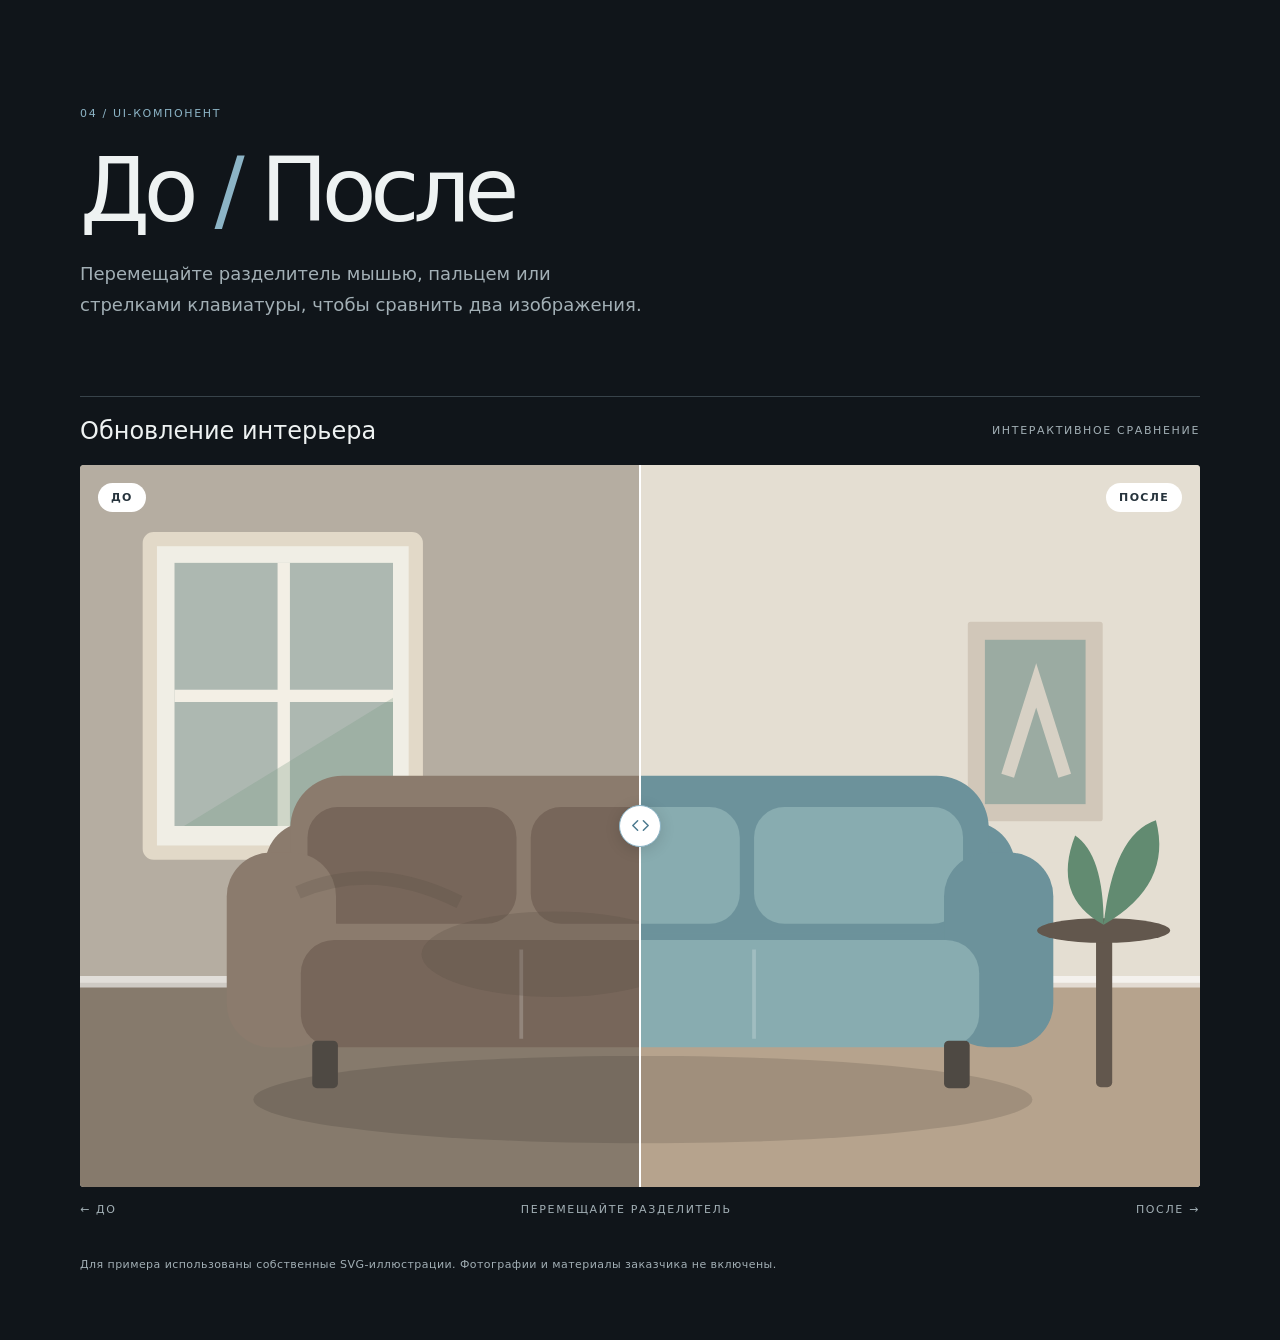
<file: before-after-slider/index.html>
<!doctype html>
<html lang="ru">
<head>
  <meta charset="utf-8">
  <meta name="viewport" content="width=device-width, initial-scale=1">
  <meta name="description" content="Демонстрация адаптивного слайдера сравнения изображений «До / После».">
  <title>Слайдер «До / После» — UI-компонент</title>
  <link rel="stylesheet" href="style.css">
  <script src="script.js" defer></script>
</head>
<body>
  <main class="page">
    <header class="intro">
      <span class="eyebrow">04 / UI-КОМПОНЕНТ</span>
      <h1>До <em>/</em> После</h1>
      <p>Перемещайте разделитель мышью, пальцем или стрелками клавиатуры, чтобы сравнить два изображения.</p>
    </header>
    <section class="demo" aria-labelledby="demo-title">
      <div class="demo-heading"><h2 id="demo-title">Обновление интерьера</h2><span>ИНТЕРАКТИВНОЕ СРАВНЕНИЕ</span></div>
      <div class="compare" data-compare style="--position:50%">
        <img class="compare__image" src="assets/before.svg" alt="Иллюстрация комнаты с потёртым диваном до обновления" width="1200" height="760">
        <div class="compare__after" aria-hidden="true"><img class="compare__image" src="assets/after.svg" alt="" width="1200" height="760"></div>
        <span class="compare__divider" aria-hidden="true"></span>
        <span class="compare__handle" aria-hidden="true"><svg viewBox="0 0 24 24" focusable="false"><path d="m9 7-5 5 5 5m6-10 5 5-5 5"/></svg></span>
        <span class="compare__label compare__label--before" aria-hidden="true">ДО</span>
        <span class="compare__label compare__label--after" aria-hidden="true">ПОСЛЕ</span>
        <label class="sr-only" for="compare-range">Показать обновлённую комнату</label>
        <input id="compare-range" type="range" min="0" max="100" step="1" value="50" aria-valuetext="Показано 50% изображения после обновления">
      </div>
      <div class="demo-foot"><span>← ДО</span><span>ПЕРЕМЕЩАЙТЕ РАЗДЕЛИТЕЛЬ</span><span>ПОСЛЕ →</span></div>
    </section>
    <p class="note">Для примера использованы собственные SVG-иллюстрации. Фотографии и материалы заказчика не включены.</p>
  </main>
</body>
</html>
</file>
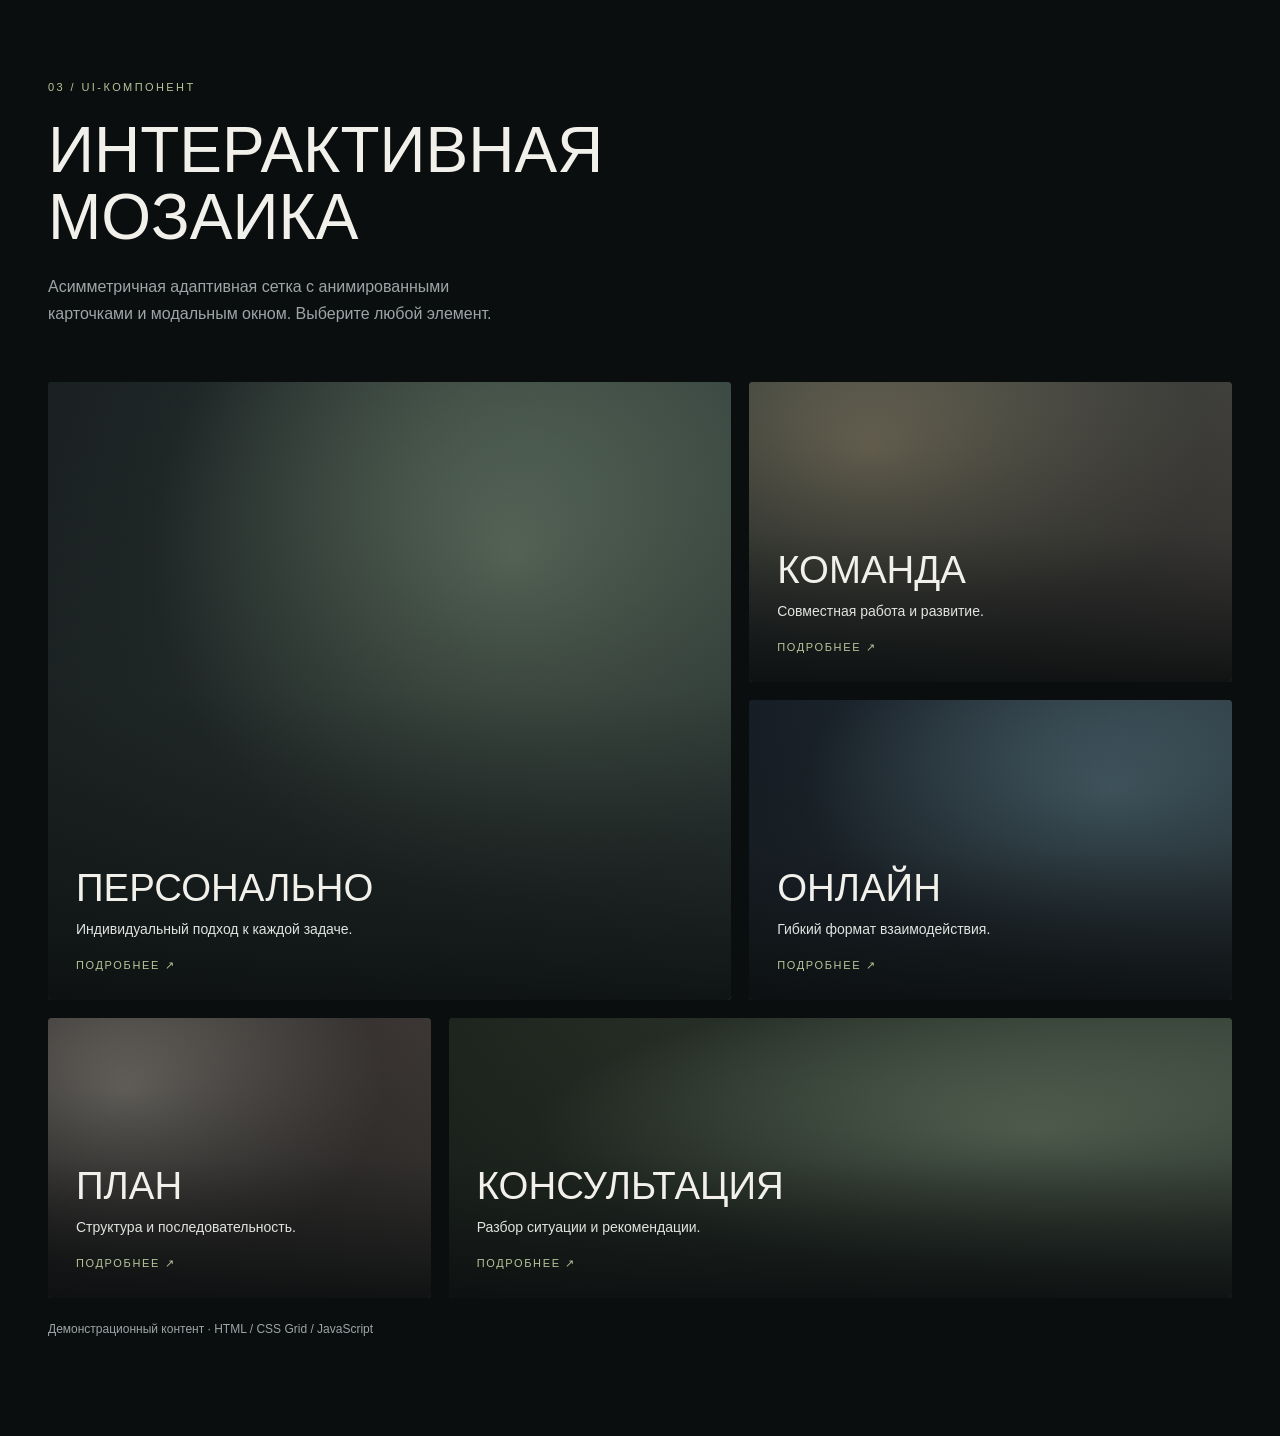
<file: interactive-card-grid/index.html>
<!doctype html>
<html lang="ru"><head><meta charset="utf-8"><meta name="viewport" content="width=device-width,initial-scale=1"><title>Интерактивная сетка карточек — UI-компонент</title><link rel="stylesheet" href="style.css"><script src="script.js" defer></script></head>
<body><main class="container"><header class="intro"><span class="eyebrow">03 / UI-КОМПОНЕНТ</span><h1>Интерактивная мозаика</h1><p>Асимметричная адаптивная сетка с анимированными карточками и модальным окном. Выберите любой элемент.</p></header>
<section class="mosaic" aria-label="Каталог форматов">
<button class="tile tile--personal" data-item="0" type="button" aria-haspopup="dialog"><span class="tile__art art--1" aria-hidden="true"></span><span class="tile__body"><strong>Персонально</strong><small>Индивидуальный подход к каждой задаче.</small><span class="tile__more">Подробнее ↗</span></span></button>
<button class="tile tile--group" data-item="1" type="button" aria-haspopup="dialog"><span class="tile__art art--2" aria-hidden="true"></span><span class="tile__body"><strong>Команда</strong><small>Совместная работа и развитие.</small><span class="tile__more">Подробнее ↗</span></span></button>
<button class="tile tile--online" data-item="2" type="button" aria-haspopup="dialog"><span class="tile__art art--3" aria-hidden="true"></span><span class="tile__body"><strong>Онлайн</strong><small>Гибкий формат взаимодействия.</small><span class="tile__more">Подробнее ↗</span></span></button>
<button class="tile tile--plan" data-item="3" type="button" aria-haspopup="dialog"><span class="tile__art art--4" aria-hidden="true"></span><span class="tile__body"><strong>План</strong><small>Структура и последовательность.</small><span class="tile__more">Подробнее ↗</span></span></button>
<button class="tile tile--food" data-item="4" type="button" aria-haspopup="dialog"><span class="tile__art art--5" aria-hidden="true"></span><span class="tile__body"><strong>Консультация</strong><small>Разбор ситуации и рекомендации.</small><span class="tile__more">Подробнее ↗</span></span></button>
</section><p class="footnote">Демонстрационный контент · HTML / CSS Grid / JavaScript</p></main>
<dialog class="modal" aria-labelledby="modalTitle" aria-describedby="modalDescription"><div class="modal__surface"><button class="modal__close" type="button" aria-label="Закрыть окно">×</button><span class="eyebrow">ПОДРОБНОСТИ / ФОРМАТ</span><h2 id="modalTitle"></h2><p id="modalDescription"></p><div class="modal__columns"><div><span class="modal__label">Для кого</span><p id="modalWho"></p></div><div><span class="modal__label">Что входит</span><p id="modalIncludes"></p></div><div><span class="modal__label">Как проходит</span><p id="modalHow"></p></div></div><button class="modal__done" type="button">Вернуться к карточкам ↗</button></div></dialog>
</body></html>
</file>
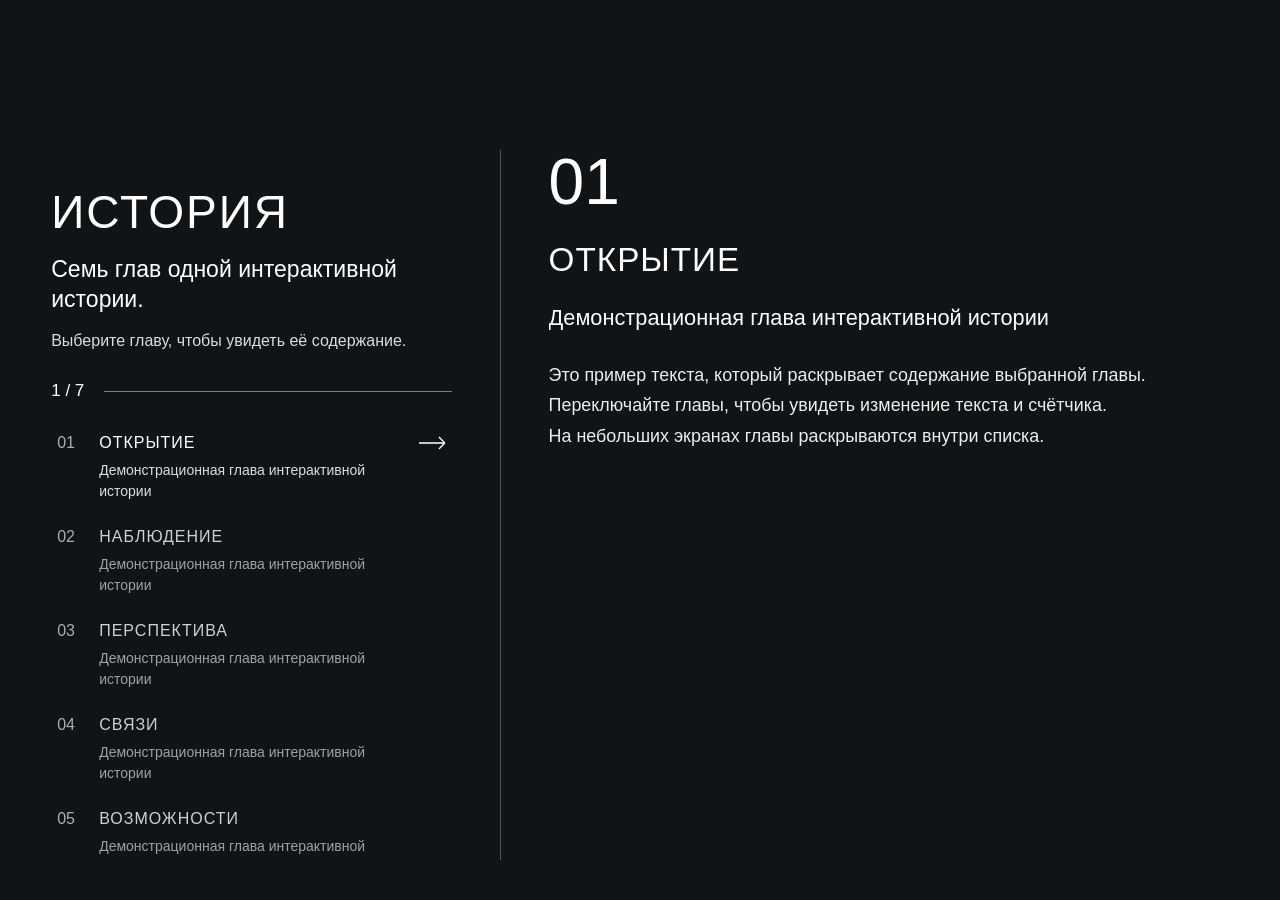
<file: interactive-chapter-navigation/index.html>
<!doctype html><html lang="ru"><head><meta charset="utf-8"><meta name="viewport" content="width=device-width,initial-scale=1"><title>Интерактивная навигация по главам — демо</title><link rel="stylesheet" href="style.css"></head><body><section class="manifest-stage">
<div class="manifest-inner">
<!-- Левая колонка -->
<div class="manifest-left">
<div class="manifest-left-top">
<h1 class="manifest-h1">История</h1>
<h2 class="manifest-h2">Семь глав одной интерактивной истории.</h2>
<p class="manifest-h3">Выберите главу, чтобы увидеть её содержание.</p>
<div class="manifest-counter-row">
<span class="manifest-counter"><span id="manifestCounterNum">1</span> / 7</span>
<span class="manifest-counter-line"></span>
</div>
</div>
<div class="manifest-nav manifest-chapters" id="manifestNav">
<div class="manifest-nav-item" data-index="0">
<button aria-controls="chapter-panel-1" aria-expanded="true" class="manifest-nav-head" type="button">
<span class="manifest-nav-num">01</span>
<span class="manifest-nav-title">Открытие</span>
<span class="manifest-arrow">
<svg fill="none" height="14" viewbox="0 0 26 14" width="26" xmlns="http://www.w3.org/2000/svg">
<path d="M0 7H24M24 7L18.5 1.5M24 7L18.5 12.5" stroke="#FFFFFF" stroke-width="1.2"></path>
</svg>
</span>
<span class="manifest-nav-sub">Демонстрационная глава интерактивной истории</span>
</button>
<div class="manifest-acc-body" id="chapter-panel-1">
<div class="manifest-acc-inner"><p>Это пример текста, который раскрывает содержание выбранной главы.</p><p>Переключайте главы, чтобы увидеть изменение текста и счётчика.</p><p>На небольших экранах главы раскрываются внутри списка.</p></div>
</div>
</div>
<div class="manifest-nav-item" data-index="1">
<button aria-controls="chapter-panel-2" aria-expanded="false" class="manifest-nav-head" type="button">
<span class="manifest-nav-num">02</span>
<span class="manifest-nav-title">Наблюдение</span>
<span class="manifest-arrow">
<svg fill="none" height="14" viewbox="0 0 26 14" width="26" xmlns="http://www.w3.org/2000/svg">
<path d="M0 7H24M24 7L18.5 1.5M24 7L18.5 12.5" stroke="#FFFFFF" stroke-width="1.2"></path>
</svg>
</span>
<span class="manifest-nav-sub">Демонстрационная глава интерактивной истории</span>
</button>
<div class="manifest-acc-body" id="chapter-panel-2">
<div class="manifest-acc-inner"><p>Это пример текста, который раскрывает содержание выбранной главы.</p><p>Переключайте главы, чтобы увидеть изменение текста и счётчика.</p><p>На небольших экранах главы раскрываются внутри списка.</p></div>
</div>
</div>
<div class="manifest-nav-item" data-index="2">
<button aria-controls="chapter-panel-3" aria-expanded="false" class="manifest-nav-head" type="button">
<span class="manifest-nav-num">03</span>
<span class="manifest-nav-title">Перспектива</span>
<span class="manifest-arrow">
<svg fill="none" height="14" viewbox="0 0 26 14" width="26" xmlns="http://www.w3.org/2000/svg">
<path d="M0 7H24M24 7L18.5 1.5M24 7L18.5 12.5" stroke="#FFFFFF" stroke-width="1.2"></path>
</svg>
</span>
<span class="manifest-nav-sub">Демонстрационная глава интерактивной истории</span>
</button>
<div class="manifest-acc-body" id="chapter-panel-3">
<div class="manifest-acc-inner"><p>Это пример текста, который раскрывает содержание выбранной главы.</p><p>Переключайте главы, чтобы увидеть изменение текста и счётчика.</p><p>На небольших экранах главы раскрываются внутри списка.</p></div>
</div>
</div>
<div class="manifest-nav-item" data-index="3">
<button aria-controls="chapter-panel-4" aria-expanded="false" class="manifest-nav-head" type="button">
<span class="manifest-nav-num">04</span>
<span class="manifest-nav-title">Связи</span>
<span class="manifest-arrow">
<svg fill="none" height="14" viewbox="0 0 26 14" width="26" xmlns="http://www.w3.org/2000/svg">
<path d="M0 7H24M24 7L18.5 1.5M24 7L18.5 12.5" stroke="#FFFFFF" stroke-width="1.2"></path>
</svg>
</span>
<span class="manifest-nav-sub">Демонстрационная глава интерактивной истории</span>
</button>
<div class="manifest-acc-body" id="chapter-panel-4">
<div class="manifest-acc-inner"><p>Это пример текста, который раскрывает содержание выбранной главы.</p><p>Переключайте главы, чтобы увидеть изменение текста и счётчика.</p><p>На небольших экранах главы раскрываются внутри списка.</p></div>
</div>
</div>
<div class="manifest-nav-item" data-index="4">
<button aria-controls="chapter-panel-5" aria-expanded="false" class="manifest-nav-head" type="button">
<span class="manifest-nav-num">05</span>
<span class="manifest-nav-title">Возможности</span>
<span class="manifest-arrow">
<svg fill="none" height="14" viewbox="0 0 26 14" width="26" xmlns="http://www.w3.org/2000/svg">
<path d="M0 7H24M24 7L18.5 1.5M24 7L18.5 12.5" stroke="#FFFFFF" stroke-width="1.2"></path>
</svg>
</span>
<span class="manifest-nav-sub">Демонстрационная глава интерактивной истории</span>
</button>
<div class="manifest-acc-body" id="chapter-panel-5">
<div class="manifest-acc-inner"><p>Это пример текста, который раскрывает содержание выбранной главы.</p><p>Переключайте главы, чтобы увидеть изменение текста и счётчика.</p><p>На небольших экранах главы раскрываются внутри списка.</p></div>
</div>
</div>
<div class="manifest-nav-item" data-index="5">
<button aria-controls="chapter-panel-6" aria-expanded="false" class="manifest-nav-head" type="button">
<span class="manifest-nav-num">06</span>
<span class="manifest-nav-title">Изменение</span>
<span class="manifest-arrow">
<svg fill="none" height="14" viewbox="0 0 26 14" width="26" xmlns="http://www.w3.org/2000/svg">
<path d="M0 7H24M24 7L18.5 1.5M24 7L18.5 12.5" stroke="#FFFFFF" stroke-width="1.2"></path>
</svg>
</span>
<span class="manifest-nav-sub">Демонстрационная глава интерактивной истории</span>
</button>
<div class="manifest-acc-body" id="chapter-panel-6">
<div class="manifest-acc-inner"><p>Это пример текста, который раскрывает содержание выбранной главы.</p><p>Переключайте главы, чтобы увидеть изменение текста и счётчика.</p><p>На небольших экранах главы раскрываются внутри списка.</p></div>
</div>
</div>
<div class="manifest-nav-item" data-index="6">
<button aria-controls="chapter-panel-7" aria-expanded="false" class="manifest-nav-head" type="button">
<span class="manifest-nav-num">07</span>
<span class="manifest-nav-title">Продолжение</span>
<span class="manifest-arrow">
<svg fill="none" height="14" viewbox="0 0 26 14" width="26" xmlns="http://www.w3.org/2000/svg">
<path d="M0 7H24M24 7L18.5 1.5M24 7L18.5 12.5" stroke="#FFFFFF" stroke-width="1.2"></path>
</svg>
</span>
<span class="manifest-nav-sub">Демонстрационная глава интерактивной истории</span>
</button>
<div class="manifest-acc-body" id="chapter-panel-7">
<div class="manifest-acc-inner"><p>Это пример текста, который раскрывает содержание выбранной главы.</p><p>Переключайте главы, чтобы увидеть изменение текста и счётчика.</p><p>На небольших экранах главы раскрываются внутри списка.</p></div>
</div>
</div>
</div>
</div>
<!-- Вертикальная линия -->
<div class="manifest-divider"></div>
<!-- Правая область (desktop) -->
<div class="manifest-reader" id="manifestReader">
<div class="manifest-detail" id="manifestFade">
<div class="manifest-reader-num manifest-detail-part" id="manifestNum">01</div>
<div class="manifest-reader-title manifest-detail-part" id="manifestTitle"></div>
<div class="manifest-reader-sub manifest-detail-part" id="manifestSub"></div>
<div class="manifest-reader-body manifest-detail-part" id="manifestBody"></div>
</div>
</div>
</div>
</section><script src="script.js" defer></script></body></html>
</file>
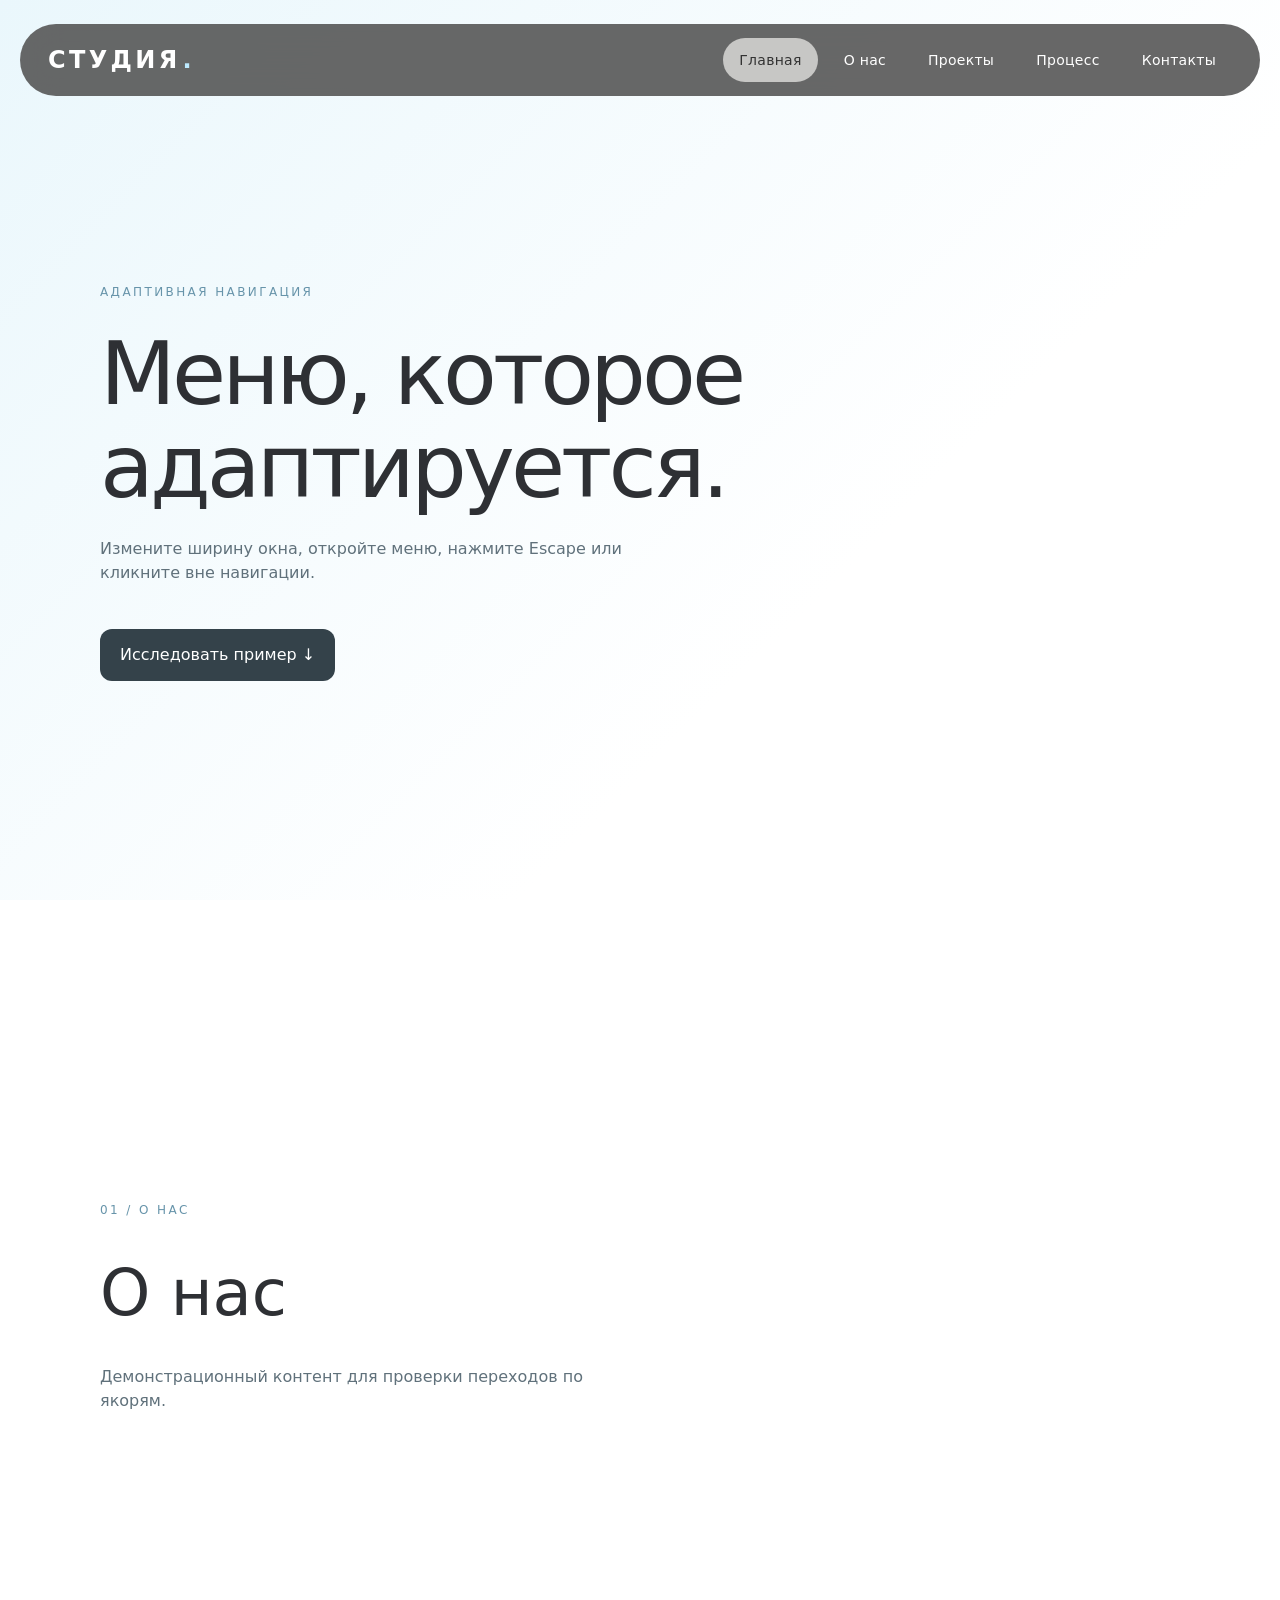
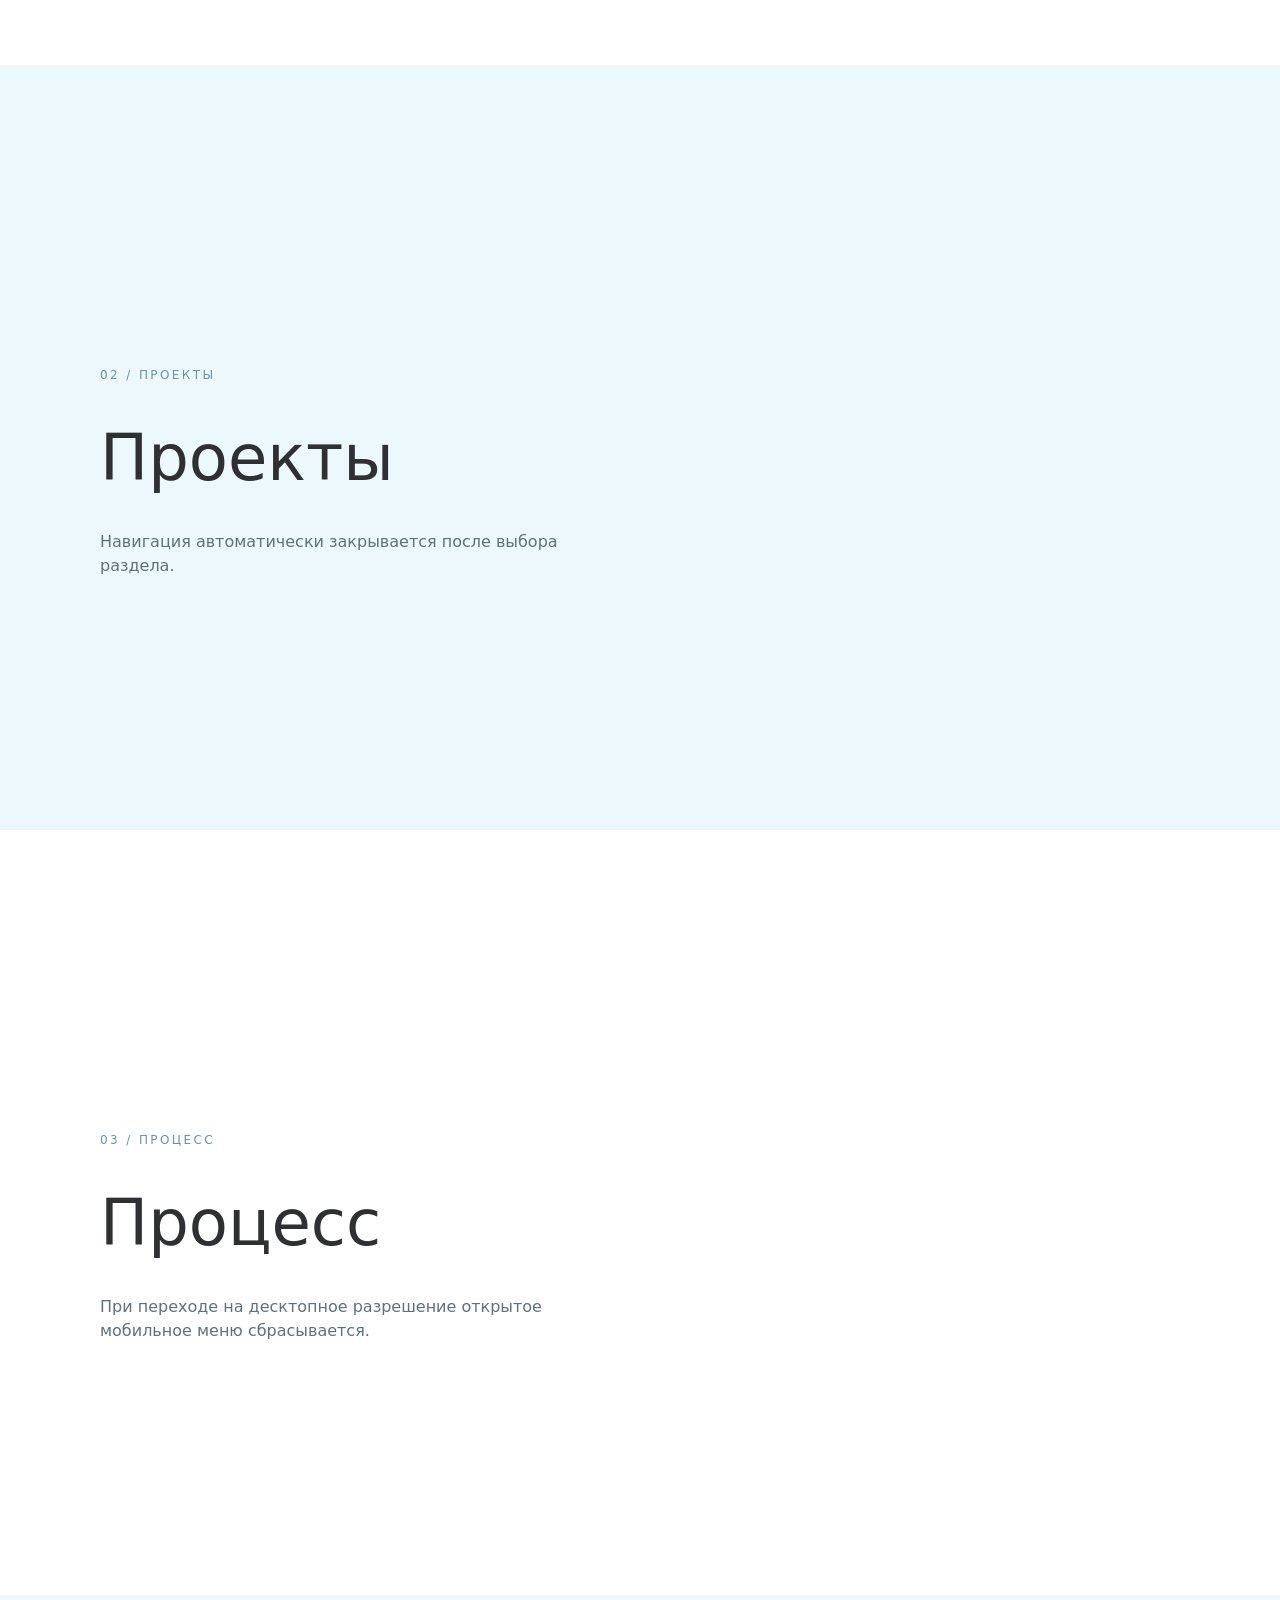
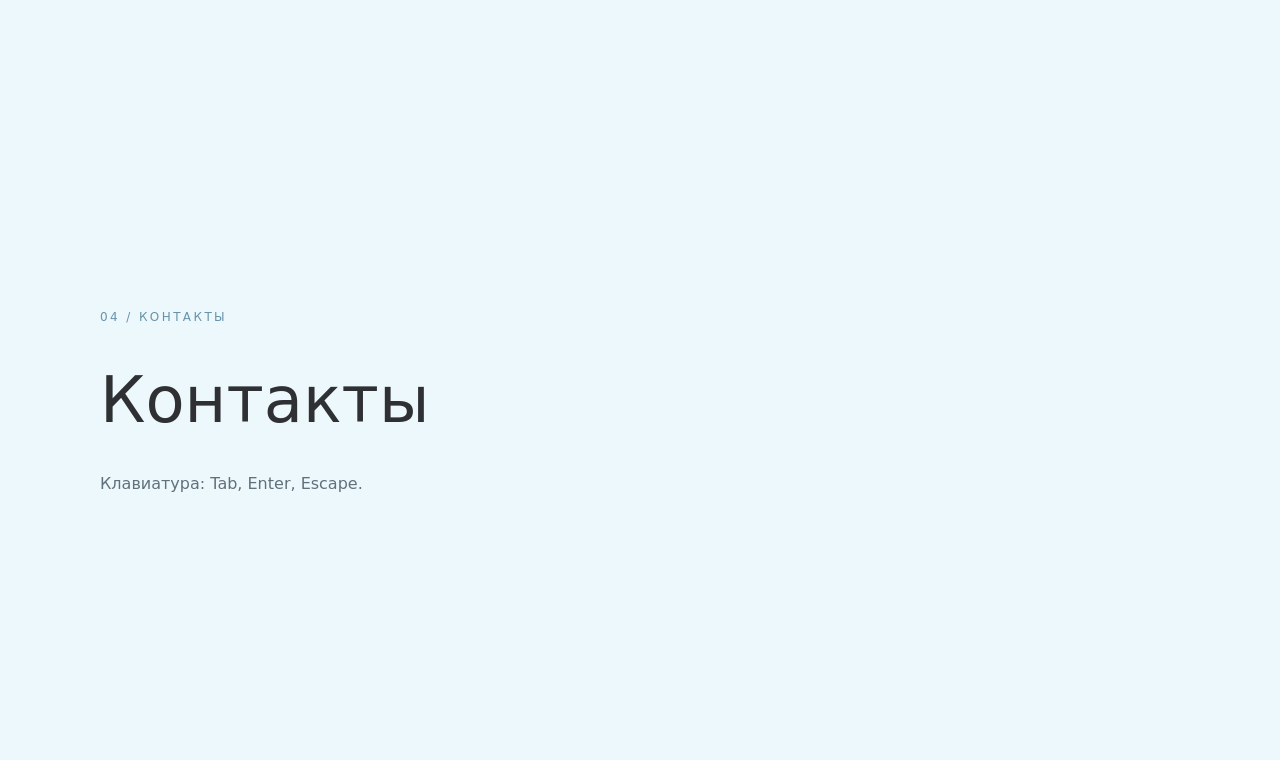
<file: responsive-navigation/index.html>
<!doctype html>
<html lang="ru">
<head>
  <meta charset="utf-8">
  <meta name="viewport" content="width=device-width, initial-scale=1">
  <title>Адаптивная навигация — UI-компонент</title>
  <link rel="stylesheet" href="style.css">
  <script src="script.js" defer></script>
</head>
<body>
  <a class="skip-link" href="#main">К содержимому</a>
  <header class="site-header" data-header>
    <a class="brand" href="#home" aria-label="Студия — главная">СТУДИЯ<span>.</span></a>
    <button class="menu-toggle" type="button" aria-expanded="false" aria-controls="site-nav">
      <span class="sr-only">Открыть меню</span><span></span><span></span>
    </button>
    <nav id="site-nav" class="site-nav" aria-label="Основная навигация">
      <a href="#home" class="is-active" aria-current="page">Главная</a>
      <a href="#about">О нас</a><a href="#work">Проекты</a><a href="#process">Процесс</a><a href="#contact">Контакты</a>
    </nav>
  </header>
  <main id="main">
    <section class="demo-section demo-hero" id="home"><div class="container"><span class="eyebrow">АДАПТИВНАЯ НАВИГАЦИЯ</span><h1>Меню, которое адаптируется.</h1><p>Измените ширину окна, откройте меню, нажмите Escape или кликните вне навигации.</p><a class="demo-link" href="#about">Исследовать пример ↓</a></div></section>
    <section class="demo-section" id="about"><div class="container"><span class="eyebrow">01 / О НАС</span><h2>О нас</h2><p>Демонстрационный контент для проверки переходов по якорям.</p></div></section>
    <section class="demo-section alt" id="work"><div class="container"><span class="eyebrow">02 / ПРОЕКТЫ</span><h2>Проекты</h2><p>Навигация автоматически закрывается после выбора раздела.</p></div></section>
    <section class="demo-section" id="process"><div class="container"><span class="eyebrow">03 / ПРОЦЕСС</span><h2>Процесс</h2><p>При переходе на десктопное разрешение открытое мобильное меню сбрасывается.</p></div></section>
    <section class="demo-section alt" id="contact"><div class="container"><span class="eyebrow">04 / КОНТАКТЫ</span><h2>Контакты</h2><p>Клавиатура: Tab, Enter, Escape.</p></div></section>
  </main>
</body>
</html>
</file>
<file: before-after-slider/style.css>
:root{color-scheme:dark;--bg:#10151a;--text:#eef2f2;--muted:#a2afb5;--accent:#8cb4c6;font-family:Inter,system-ui,-apple-system,BlinkMacSystemFont,"Segoe UI",sans-serif}
*{box-sizing:border-box}html{min-width:320px}body{margin:0;background:var(--bg);color:var(--text)}.page{width:min(1120px,calc(100% - 48px));margin:0 auto;padding:clamp(56px,8vw,110px) 0 55px}.intro{max-width:720px;margin-bottom:clamp(40px,6vw,75px)}.eyebrow,.demo-heading span,.demo-foot,.note{font-size:11px;letter-spacing:.15em}.eyebrow{color:var(--accent)}h1{font-size:clamp(44px,7vw,96px);font-weight:500;letter-spacing:-.07em;line-height:1.05;margin:22px 0}h1 em{font-style:normal;color:var(--accent)}.intro p{color:var(--muted);font-size:clamp(15px,2vw,18px);line-height:1.7;max-width:570px}.demo{border-top:1px solid #38434a;padding-top:20px}.demo-heading,.demo-foot{display:flex;justify-content:space-between;align-items:center;gap:16px}.demo-heading{margin-bottom:20px}.demo-heading h2{font-size:clamp(16px,2.3vw,24px);font-weight:500;margin:0}.demo-heading span,.demo-foot{color:var(--muted)}
/* Extracted comparison pattern: two stacked images + CSS clip-path + range control. */
.compare{--position:50%;position:relative;isolation:isolate;overflow:hidden;aspect-ratio:1.55;border-radius:4px;background:#c8c1b3;touch-action:pan-y}.compare__image,.compare__after{position:absolute;inset:0;width:100%;height:100%}.compare__image{display:block;object-fit:cover}.compare__after{clip-path:inset(0 0 0 var(--position))}.compare__divider{position:absolute;z-index:2;left:var(--position);top:0;bottom:0;width:2px;background:#fff;transform:translateX(-50%);pointer-events:none}.compare__handle{position:absolute;z-index:3;left:var(--position);top:50%;display:grid;place-items:center;width:42px;height:42px;border-radius:50%;border:1px solid var(--accent);background:#fff;color:#4e7b90;transform:translate(-50%,-50%);pointer-events:none;box-shadow:0 3px 15px #0002}.compare__handle svg{width:23px;height:23px;fill:none;stroke:currentColor;stroke-width:1.6;stroke-linecap:round;stroke-linejoin:round}.compare__label{position:absolute;z-index:3;top:18px;padding:8px 13px;background:#fff;color:#26333c;border-radius:30px;font-size:11px;font-weight:700;letter-spacing:.12em;pointer-events:none}.compare__label--before{left:18px}.compare__label--after{right:18px}.compare input{position:absolute;z-index:4;inset:0;width:100%;height:100%;margin:0;opacity:0;cursor:ew-resize;touch-action:pan-y}.compare:focus-within{outline:2px solid var(--accent);outline-offset:5px}.demo-foot{margin-top:16px}.demo-foot span:nth-child(2){text-align:center}.note{margin-top:40px;color:var(--muted);letter-spacing:.04em;line-height:1.6}.sr-only{position:absolute;width:1px;height:1px;padding:0;margin:-1px;overflow:hidden;clip:rect(0,0,0,0);white-space:nowrap;border:0}
@media(max-width:600px){.page{width:calc(100% - 32px);padding-top:60px}.compare{aspect-ratio:4/3}.compare__label{top:10px;padding:6px 9px;font-size:9px}.compare__label--before{left:10px}.compare__label--after{right:10px}.compare__handle{width:36px;height:36px}.demo-heading span{font-size:9px;text-align:right}.demo-foot{font-size:9px;letter-spacing:.06em}}@media(prefers-reduced-motion:reduce){*,*::before,*::after{scroll-behavior:auto!important;animation:none!important;transition:none!important}}
</file>
<file: interactive-card-grid/style.css>
:root{color-scheme:dark;--bg:#0b0e0f;--text:#f2f0eb;--muted:#9ea5a7;--accent:#b8c59a;--line:#3d4343;font-family:Arial,Helvetica,sans-serif}*{box-sizing:border-box}body{margin:0;background:var(--bg);color:var(--text)}button{font:inherit}.container{max-width:1400px;margin:auto;padding:clamp(36px,6vw,90px) clamp(16px,4vw,48px)}.eyebrow{color:var(--accent);font-size:11px;letter-spacing:.22em}.intro{max-width:660px;margin-bottom:54px}.intro h1{font-weight:300;font-size:clamp(36px,5vw,68px);line-height:1.05;text-transform:uppercase;margin:22px 0}.intro p{color:var(--muted);line-height:1.7;max-width:52ch}.mosaic{display:grid;grid-template-columns:repeat(12,minmax(0,1fr));grid-template-rows:300px 300px 280px;gap:18px}.tile{position:relative;display:block;overflow:hidden;isolation:isolate;text-align:left;border:0;border-radius:4px;padding:0;background:#242b2c;color:var(--text);cursor:pointer}.tile--personal{grid-column:1/span 7;grid-row:1/span 2}.tile--group{grid-column:8/span 5;grid-row:1}.tile--online{grid-column:8/span 5;grid-row:2}.tile--plan{grid-column:1/span 4;grid-row:3}.tile--food{grid-column:5/span 8;grid-row:3}.tile__art{position:absolute;inset:0;transition:transform .8s cubic-bezier(.22,1,.36,1);background-size:cover}.art--1{background:radial-gradient(ellipse at 68% 28%,#697c69,transparent 55%),linear-gradient(125deg,#1b2223,#495b55)}.art--2{background:radial-gradient(ellipse at 25% 22%,#77715d,transparent 65%),linear-gradient(135deg,#283332,#58504b)}.art--3{background:radial-gradient(ellipse at 75% 30%,#4e6873,transparent 60%),linear-gradient(125deg,#171f28,#37454c)}.art--4{background:radial-gradient(ellipse at 20% 25%,#77736d,transparent 60%),linear-gradient(125deg,#292626,#4d4642)}.art--5{background:radial-gradient(ellipse at 75% 40%,#697b65,transparent 60%),linear-gradient(125deg,#202820,#424f43)}.tile:after{content:"";position:absolute;inset:0;background:linear-gradient(180deg,rgba(11,14,15,.1),rgba(11,14,15,.35) 50%,rgba(11,14,15,.92));pointer-events:none}.tile:hover .tile__art,.tile:focus-visible .tile__art{transform:scale(1.05)}.tile__body{position:absolute;z-index:1;bottom:28px;left:28px;right:28px;display:grid;gap:9px}.tile__body strong{font-weight:300;font-size:clamp(25px,3vw,40px);text-transform:uppercase}.tile__body small{font-size:14px;line-height:1.5;color:#e0e3df}.tile__more{font-size:11px;letter-spacing:.15em;text-transform:uppercase;color:var(--accent);margin-top:10px}.tile:focus-visible,.modal button:focus-visible{outline:2px solid var(--accent);outline-offset:3px}.footnote{margin:24px 0;color:var(--muted);font-size:12px}.modal{border:0;padding:0;max-width:none;max-height:none;width:100%;height:100%;height:100dvh;background:#141a1b;color:var(--text)}.modal::backdrop{background:rgba(0,0,0,.8)}.modal__surface{position:relative;min-height:100%;max-width:1250px;margin:auto;padding:clamp(65px,10vh,110px) clamp(20px,6vw,80px)}.modal__close{position:absolute;right:clamp(20px,6vw,80px);top:30px;background:transparent;border:1px solid var(--line);border-radius:50%;width:44px;height:44px;color:var(--text);cursor:pointer;font-size:28px}.modal h2{font-weight:300;font-size:clamp(38px,6vw,76px);text-transform:uppercase;line-height:1.05;margin:24px 0}.modal__surface>p{color:var(--muted);max-width:65ch;line-height:1.7}.modal__columns{display:grid;grid-template-columns:repeat(3,minmax(0,1fr));gap:35px;margin:70px 0}.modal__columns>div{border-top:1px solid var(--line);padding-top:22px}.modal__label{font-size:11px;color:var(--accent);text-transform:uppercase;letter-spacing:.18em}.modal__columns p{line-height:1.65;color:#c9cecc}.modal__done{border:1px solid var(--accent);color:var(--text);background:transparent;padding:16px 22px;cursor:pointer}@media(max-width:1100px) and (min-width:681px){.mosaic{grid-template-rows:250px 250px 230px;gap:16px}.tile--plan{grid-column:1/span 5}.tile--food{grid-column:6/span 7}}@media(max-width:900px) and (min-width:681px){.mosaic{grid-template-rows:360px 250px 250px;gap:14px}.tile--personal{grid-column:1/-1;grid-row:1}.tile--group{grid-column:1/span 6;grid-row:2}.tile--online{grid-column:7/span 6;grid-row:2}.tile--plan{grid-column:1/span 6;grid-row:3}.tile--food{grid-column:7/span 6;grid-row:3}.modal__columns{gap:20px}}@media(max-width:680px){.intro{margin-bottom:34px}.mosaic{grid-template-columns:1fr;grid-template-rows:none;gap:14px}.tile--personal,.tile--group,.tile--online,.tile--plan,.tile--food{grid-column:1;grid-row:auto}.tile--personal{height:360px}.tile--group,.tile--online{height:260px}.tile--plan{height:240px}.tile--food{height:280px}.tile__body{bottom:20px;left:20px;right:20px}.modal__columns{grid-template-columns:1fr;gap:16px;margin:38px 0}.modal__surface{padding-top:90px}}@media(prefers-reduced-motion:reduce){.tile__art{transition:none}html{scroll-behavior:auto}}

/* Prevent the document from scrolling while the dialog is open. */
html.modal-open,html.modal-open body{overflow:hidden;overscroll-behavior:none}
.modal[open]{overflow-y:auto;overscroll-behavior:contain}
</file>
<file: interactive-chapter-navigation/style.css>
:root{--max-w:1440px;--page-x:clamp(18px,4vw,64px)}
*{box-sizing:border-box}html{background:#101416}body{margin:0;background:#101416;color:#fff;font-family:Arial,Helvetica,sans-serif}button{font:inherit;color:inherit} .manifest-stage{min-height:100svh} .manifest-nav-head{width:100%;border:0;background:transparent;text-align:left;cursor:pointer} .manifest-nav-head:focus-visible{outline:2px solid #9fd0e6;outline-offset:3px} .manifest-nav-item{cursor:default} .manifest-reader-body p{margin:0 0 1.1em}.manifest-stage {
    position: relative;
    z-index: 1;
    min-height: 100vh;
    background: transparent;
    overflow: hidden;
  }
.manifest-inner {
    position: relative; z-index: 2;
    max-width: var(--max-w); margin: 0 auto;
    padding: calc(150px + env(safe-area-inset-top, 0px)) var(--page-x) 70px;
    display: grid;
    grid-template-columns: minmax(300px, 34%) 1px minmax(0, 1fr);
    gap: 0 48px;
    align-items: start; }
.manifest-left, .manifest-reader, .manifest-detail { min-width: 0; }
.manifest-divider {
    width: 1px;
    align-self: stretch;
    background: rgba(255,255,255,.28); }
.manifest-h1 {
    font-size: clamp(36px, 3.6vw, 54px);
    font-weight: 300; line-height: 1.05; letter-spacing: 2px;
    text-transform: uppercase;
    color: #FFFFFF; }
.manifest-h2 {
    font-size: clamp(20px, 1.8vw, 26px);
    font-weight: 300; line-height: 1.3;
    color: #FFFFFF;
    margin-top: 18px; }
.manifest-h3 {
    font-size: 16px; font-weight: 400; line-height: 1.55;
    color: rgba(255,255,255,.85);
    margin-top: 14px;
    max-width: 420px; }
.manifest-counter-row {
    display: flex; align-items: center; gap: 20px;
    margin-top: 28px; }
.manifest-counter {
    font-size: 17px; font-weight: 400;
    color: #FFFFFF;
    white-space: nowrap; }
.manifest-counter-line { flex: 1; height: 1px; background: rgba(255,255,255,.45); }
.manifest-nav { margin-top: 30px; display: flex; flex-direction: column; gap: 22px; }
.manifest-nav-item { cursor: pointer; }
.manifest-nav-head {
    display: grid;
    grid-template-columns: 34px 1fr 28px;
    gap: 0 8px;
    align-items: start; }
.manifest-nav-num {
    font-size: 16px; font-weight: 400;
    color: rgba(255,255,255,.65);
    padding-top: 2px; }
.manifest-nav-title {
    font-size: 16px; font-weight: 500; line-height: 1.35;
    letter-spacing: 1px;
    text-transform: uppercase;
    color: rgba(255,255,255,.8);
    transition: color .3s; }
.manifest-nav-sub {
    grid-column: 2;
    font-size: 14px; font-weight: 400; line-height: 1.5;
    color: rgba(255,255,255,.6);
    margin-top: 6px;
    transition: color .3s; }
.manifest-arrow {
    grid-column: 3; grid-row: 1;
    justify-self: end;
    padding-top: 4px;
    opacity: 0;
    transform: translateX(0) scale(1);
    transition: opacity .3s ease, transform .3s ease; }
.manifest-nav-item:hover .manifest-nav-title { color: #FFFFFF; }
.manifest-nav-item.is-active .manifest-nav-title { color: #FFFFFF; }
.manifest-nav-item.is-active .manifest-nav-sub { color: rgba(255,255,255,.85); }
.manifest-nav-item.is-active .manifest-arrow {
    opacity: 1;
    transform: translateX(8px) scale(1.08); }
.manifest-reader.switching { animation: none; }
.manifest-reader-num {
    font-size: clamp(48px, 5vw, 76px);
    font-weight: 300; line-height: 1;
    color: #FFFFFF; }
.manifest-reader-title {
    font-size: clamp(26px, 2.6vw, 40px);
    font-weight: 300; line-height: 1.18; letter-spacing: 1px;
    text-transform: uppercase;
    color: #FFFFFF;
    margin-top: 26px; }
.manifest-reader-sub {
    font-size: clamp(19px, 1.7vw, 24px);
    font-weight: 500; line-height: 1.35;
    color: #FFFFFF;
    margin-top: 24px;
    max-width: 520px; }
.manifest-reader-body {
    margin-top: 28px;
    font-size: clamp(17px, 1.4vw, 20px);
    font-weight: 400; line-height: 1.6;
    color: rgba(255,255,255,.92);
    max-width: 640px; }
.manifest-reader-body p { margin: 0; }
.manifest-reader-body p + p { margin-top: 2px; }
.manifest-detail-part {
    opacity: 0;
    transform: translateY(14px);
    transition: opacity 0.55s ease, transform 0.55s ease;
  }
.manifest-detail.is-visible .manifest-detail-part {
    opacity: 1;
    transform: translateY(0); }
.manifest-detail.is-visible .manifest-reader-num { transition-delay: 0.05s; }
.manifest-detail.is-visible .manifest-reader-title { transition-delay: 0.15s; }
.manifest-detail.is-visible .manifest-reader-sub { transition-delay: 0.25s; }
.manifest-detail.is-visible .manifest-reader-body { transition-delay: 0.35s; }
.manifest-detail.is-leaving .manifest-detail-part {
    transition: opacity 0.16s ease, transform 0.16s ease;
    transition-delay: 0s !important;
    opacity: 0;
    transform: translateY(6px);
  }
.manifest-acc-body { display: none; }
.manifest-acc-inner {
    opacity: 0;
    transform: translateY(10px);
    transition: opacity 0.5s ease 0.15s, transform 0.5s ease 0.15s;
  }
.manifest-nav-item.is-active .manifest-acc-inner {
    opacity: 1;
    transform: translateY(0); }
@media  (prefers-reduced-motion: reduce) {
.manifest-left, .manifest-reader, .manifest-detail-part, .manifest-acc-inner, .manifest-arrow {
      animation: none !important;
      transition: none !important;
      opacity: 1 !important;
      transform: none !important; }
.manifest-nav-item:not(.is-active) .manifest-arrow { opacity: 0 !important; }
}
@media  (max-width: 1024px) {
.manifest-inner { gap: 0 32px; grid-template-columns: minmax(280px, 38%) 1px minmax(0, 1fr); }
}
@media  (min-width: 901px) {
.manifest-acc-body { display: none !important; }
.manifest-stage {
      height: 100vh;
      min-height: 100vh;
      overflow: hidden; }
.manifest-inner {
      height: 100%;
      padding-bottom: 40px;
      align-items: stretch; }
.manifest-left {
      height: 100%;
      display: flex;
      flex-direction: column;
      overflow: hidden; }
.manifest-left-top { flex-shrink: 0; }
.manifest-chapters {
      flex: 1;
      min-height: 0;
      overflow-y: auto;
      overflow-x: hidden;
      padding-right: 8px;
      padding-bottom: 8px;
      
      scrollbar-width: none;
      -ms-overflow-style: none; }
.manifest-chapters::-webkit-scrollbar { display: none; }
.manifest-reader {
      height: 100%;
      overflow: hidden;
      max-width: none; }
.manifest-detail {
      height: 100%;
      max-height: 100%;
      overflow-y: auto;
      overflow-x: hidden;
      padding-right: 12px;
      padding-bottom: 24px;
      scrollbar-width: thin; }
.manifest-detail > * { max-width: 720px; }
.manifest-reader-body { max-width: 640px; }
}
@media  (max-width: 900px) {
.manifest-inner {
      width: 100%;
      max-width: none;
      grid-template-columns: minmax(0, 1fr);
      padding-bottom: 56px;
    }
.manifest-left,
    .manifest-left-top,
    .manifest-chapters,
    .manifest-nav,
    .manifest-nav-item,
    .manifest-counter-row { width: 100%; max-width: none; }
.manifest-divider, .manifest-reader { display: none; }
.manifest-h3 { max-width: none; }
.manifest-acc-body {
      display: block;
      grid-column: 1 / -1;
      overflow: hidden;
      max-height: 0;
      opacity: 0;
      transition: max-height .45s ease, opacity .35s ease, margin .35s ease;
      margin-top: 0; }
.manifest-nav-item.is-active .manifest-acc-body {
      max-height: 1200px;
      opacity: 1;
      margin-top: 14px; }
.manifest-nav-item.is-active .manifest-arrow { transform: translateX(0) translateY(4px) rotate(90deg) scale(1.05); }
.manifest-acc-body p {
      font-size: 16px; line-height: 1.6;
      color: rgba(255,255,255,.92); }
.manifest-nav-head { grid-template-columns: 30px 1fr 24px; }
}
@media  (max-width: 768px) {
.manifest-inner { padding-top: calc(120px + env(safe-area-inset-top, 0px)); }
}
.manifest-footer {
    position: relative;
    z-index: 1;
    overflow: hidden;
    background: transparent;
  }
.manifest-footer::before {
    content: "";
    position: absolute;
    inset: 0;
    z-index: 0;
    pointer-events: none;
    background: linear-gradient(90deg,
      rgba(0, 0, 0, 0.86) 0%,
      rgba(0, 0, 0, 0.74) 35%,
      rgba(0, 0, 0, 0.52) 65%,
      rgba(0, 0, 0, 0.42) 100%);
  }
.manifest-footer .footer-inner,
  .manifest-footer .footer-bottom {
    position: relative;
    z-index: 1;
  }
@media  (prefers-reduced-motion: reduce) {
.manifest-left, .manifest-reader, .manifest-fade, .manifest-arrow {
      animation: none !important;
      transition: none !important;
      opacity: 1 !important;
      transform: none !important;
    }
.manifest-nav-item:not(.is-active) .manifest-arrow { opacity: 0 !important; }
}
@media  (orientation: landscape)
    and (min-width: 901px)
    and (max-width: 1024px)
    and (max-height: 500px) {
.manifest-stage {
      height: auto;
      min-height: 100vh;
      min-height: 100svh;
      overflow: visible;
    }
.manifest-inner {
      width: 100%;
      max-width: none;
      height: auto;
      grid-template-columns: minmax(0, 1fr);
      gap: 0;
      align-items: start;
      padding-top: 108px;
      padding-bottom: 48px;
    }
.manifest-left,
    .manifest-left-top,
    .manifest-chapters,
    .manifest-nav,
    .manifest-nav-item,
    .manifest-counter-row {
      width: 100%;
      max-width: none;
    }
.manifest-left {
      height: auto;
      display: block;
      overflow: visible;
    }
.manifest-chapters {
      flex: none;
      min-height: 0;
      overflow: visible;
      padding-right: 0;
      padding-bottom: 0;
    }
.manifest-divider,
    .manifest-reader {
      display: none;
    }
.manifest-h3 {
      max-width: none;
    }
.manifest-acc-body {
      display: block !important;
      grid-column: 1 / -1;
      overflow: hidden;
      max-height: 0;
      opacity: 0;
      margin-top: 0;
      transition: max-height .45s ease, opacity .35s ease, margin .35s ease;
    }
.manifest-nav-item.is-active .manifest-acc-body {
      max-height: 1200px;
      opacity: 1;
      margin-top: 14px;
    }
.manifest-nav-item.is-active .manifest-arrow {
      transform: translateX(0) translateY(4px) rotate(90deg) scale(1.05);
    }
.manifest-acc-body p {
      font-size: 16px;
      line-height: 1.6;
      color: rgba(255,255,255,.92);
    }
.manifest-nav-head {
      grid-template-columns: 30px 1fr 24px;
    }
}
@media  (orientation: landscape)
    and (max-width: 1024px)
    and (max-height: 500px) {
.nav-inner,
    .manifest-inner,
    .nav-partners-tab-wrap-inner {
      padding-left: 12vh;
      padding-right: 12vh;
    }
}
.manifest-nav-head h2,.manifest-nav-head p{margin-block:0}.manifest-h1,.manifest-h2,.manifest-h3{margin-bottom:0}
</file>
<file: responsive-navigation/style.css>
/* Extracted and adapted from IQCHISTKA's responsive navigation. */
:root{--header-h:72px;--ink:#2e3034;--accent:#6794aa;--anchor-offset:120px}
*{box-sizing:border-box}
html{scroll-behavior:smooth;scroll-padding-top:var(--anchor-offset)}
body{margin:0;font:400 16px/1.5 system-ui,-apple-system,"Segoe UI",sans-serif;color:var(--ink);background:#fff}
a{color:inherit}
.sr-only{position:absolute;width:1px;height:1px;padding:0;margin:-1px;overflow:hidden;clip:rect(0,0,0,0);white-space:nowrap;border:0}
.skip-link{position:fixed;top:8px;left:8px;z-index:1000;transform:translateY(-160%);background:#fff;padding:12px 18px;border-radius:10px}.skip-link:focus{transform:none}
:focus-visible{outline:3px solid #1888b8;outline-offset:4px}
.site-header{position:fixed;z-index:50;top:24px;left:50%;transform:translateX(-50%);width:min(1320px,calc(100% - 40px));height:var(--header-h);display:flex;align-items:center;gap:40px;padding:0 28px;border-radius:38px;background:rgba(82,82,82,.88);backdrop-filter:blur(16px);-webkit-backdrop-filter:blur(16px);color:#fff}
.brand{display:flex;align-items:center;gap:2px;flex:0 0 auto;text-decoration:none;font-size:24px;letter-spacing:.14em;font-weight:700}.brand span{color:#bdeaff}
.site-nav{display:flex;align-items:center;gap:10px;margin-left:auto}.site-nav a{display:inline-flex;align-items:center;justify-content:center;min-height:44px;padding:10px 16px;border-radius:999px;text-decoration:none;font-size:14px;white-space:nowrap;letter-spacing:.02em}.site-nav a:hover,.site-nav a:focus-visible{background:rgba(255,255,255,.3)}.site-nav a.is-active{background:rgba(232,232,230,.74);color:#333}
.menu-toggle{display:none;margin-left:auto;background:transparent;border:0;color:#fff;width:44px;height:44px;cursor:pointer}
@media(max-width:1024px){
  .site-header{gap:12px;padding:0 20px}
  .menu-toggle{display:block;flex:0 0 44px;position:relative}
  .menu-toggle span:not(.sr-only){position:absolute;top:50%;left:50%;display:block;width:30px;height:2px;margin:0;background:currentColor;transform-origin:center;transition:transform 600ms cubic-bezier(.22,.61,.36,1)}
  .menu-toggle span:nth-child(2){transform:translate(-50%,-50%) translateY(-4px)}
  .menu-toggle span:nth-child(3){transform:translate(-50%,-50%) translateY(4px)}
  .site-header.menu-open .menu-toggle span:nth-child(2){transform:translate(-50%,-50%) rotate(45deg)}
  .site-header.menu-open .menu-toggle span:nth-child(3){transform:translate(-50%,-50%) rotate(-45deg)}
  .site-nav{display:flex;position:absolute;top:calc(100% + 4px);left:0;right:0;max-height:calc(100svh - var(--header-h) - 36px);margin-left:0;padding:8px;flex-direction:column;align-items:stretch;gap:1px;overflow-x:hidden;overflow-y:auto;overscroll-behavior:contain;border-radius:20px;background:rgba(55,60,63,.98);opacity:0;visibility:hidden;pointer-events:none;transform:translateY(-8px);transition:opacity 600ms cubic-bezier(.22,.61,.36,1),transform 600ms cubic-bezier(.22,.61,.36,1),visibility 0s linear 600ms}
  .site-header.menu-open .site-nav{opacity:1;visibility:visible;pointer-events:auto;transform:translateY(0);transition:opacity 600ms cubic-bezier(.22,.61,.36,1),transform 600ms cubic-bezier(.22,.61,.36,1),visibility 0s linear 0s}
  .site-nav a{width:100%;min-height:44px;justify-content:flex-start;padding:10px 16px}
  .site-nav a.is-active{background:rgba(232,232,230,.74)}
}
@media(max-width:479px){.site-header{top:16px;width:calc(100% - 24px)}.brand{font-size:19px}}
@media(prefers-reduced-motion:reduce){html{scroll-behavior:auto}.site-nav,.menu-toggle span:not(.sr-only){transition:none}}
.container{width:min(1080px,calc(100% - 48px));margin-inline:auto}.demo-section{min-height:85svh;display:flex;align-items:center;padding:140px 0 80px}.demo-hero{min-height:100svh;background:linear-gradient(135deg,#eaf7fc,#fff 65%)}.alt{background:#edf8fc}.eyebrow{color:var(--accent);font-size:12px;letter-spacing:.2em}.demo-section h1{font-size:clamp(40px,7vw,88px);max-width:12ch;line-height:1.06;letter-spacing:-.045em;font-weight:450;margin:24px 0}.demo-section h2{font-size:clamp(38px,6vw,64px);font-weight:450;margin:24px 0}.demo-section p{max-width:52ch;color:#60717b}.demo-link{display:inline-block;margin-top:28px;padding:14px 20px;border-radius:12px;background:#34424a;color:#fff;text-decoration:none}
</file>
